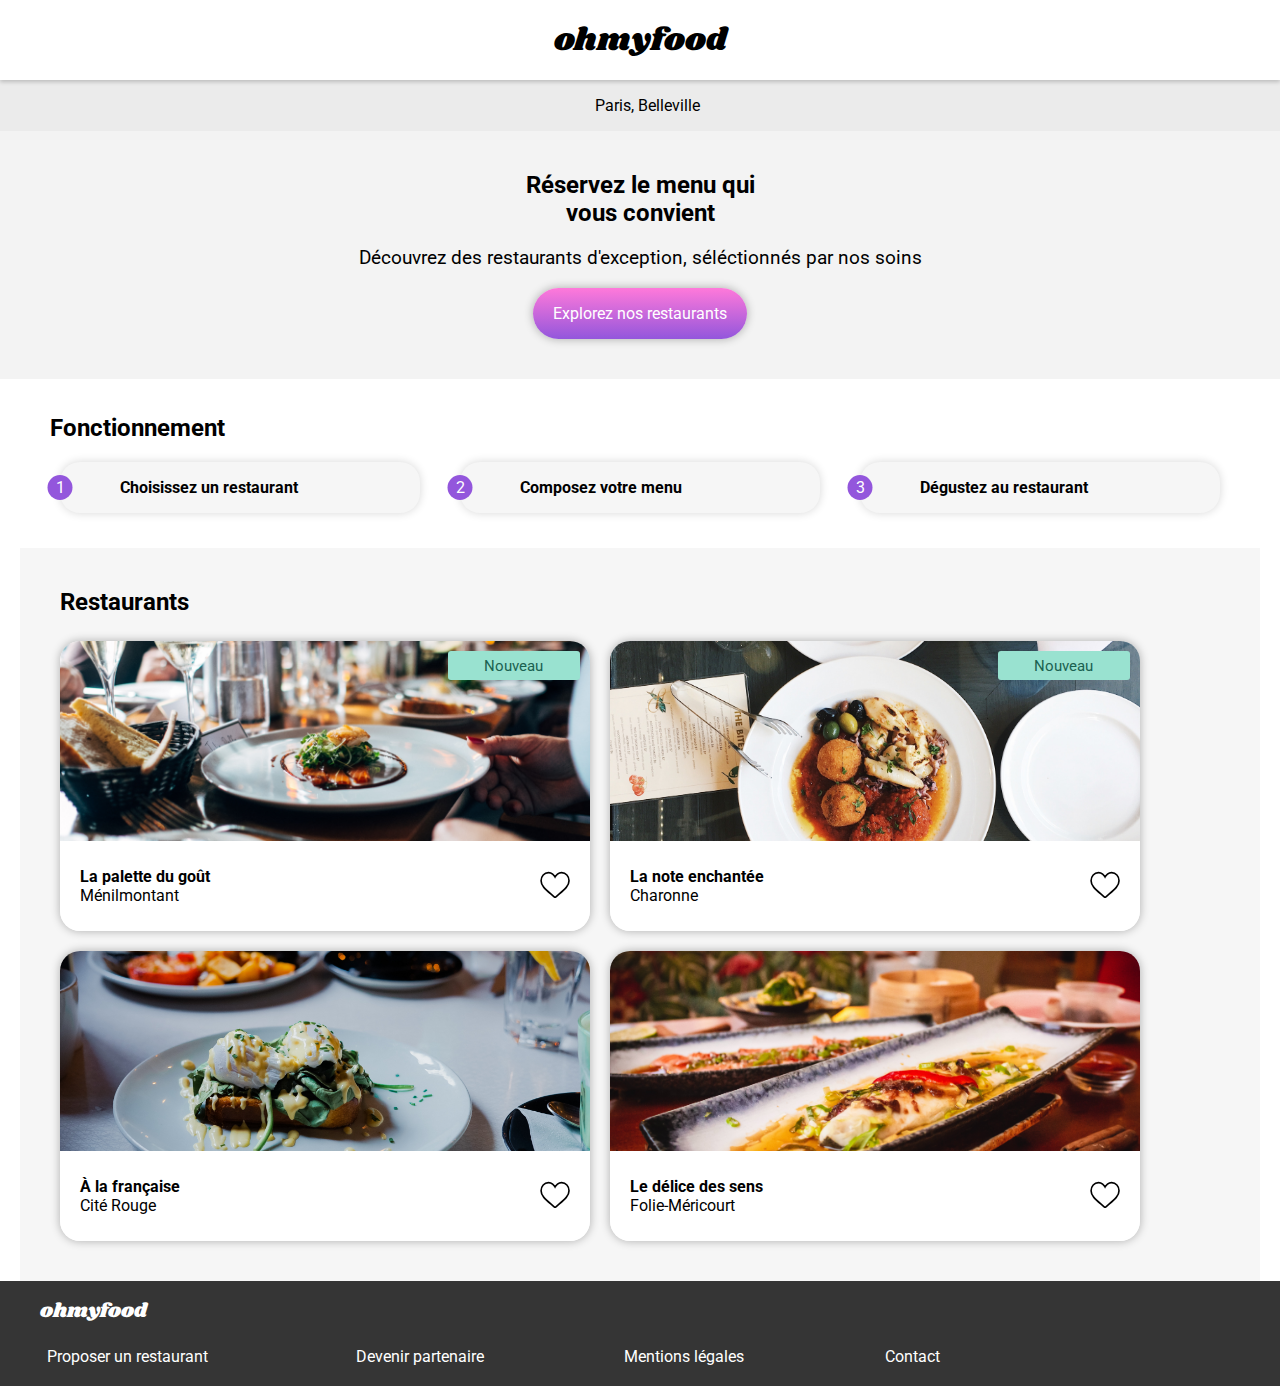
<file: index.html>
<!DOCTYPE html>
<html lang="fr">
<head>
    <meta charset="UTF-8">
    <meta http-equiv="X-UA-Compatible" content="IE=edge">
    <meta name="viewport" content="width=device-width, initial-scale=1.0">
    <title>ohmyfood</title>

    <link rel="stylesheet" type="text/css" href="style.css">

    <link rel="stylesheet" href="https://use.fontawesome.com/releases/v5.15.4/css/all.css" integrity="sha384-DyZ88mC6Up2uqS4h/KRgHuoeGwBcD4Ng9SiP4dIRy0EXTlnuz47vAwmeGwVChigm" crossorigin="anonymous">

    <link rel="preconnect" href="https://fonts.gstatic.com">
    <link rel="preconnect" href="https://fonts.gstatic.com" crossorigin>
    <link href="https://fonts.googleapis.com/css2?family=Roboto:ital,wght@0,100;0,300;0,400;0,500;0,700;0,900;1,100;1,300;1,400;1,500;1,700;1,900&display=swap" rel="stylesheet">
    <link href="https://fonts.googleapis.com/css2?family=Shrikhand&display=swap" rel="stylesheet">
</head>

<body>

  <div class="spinner">
    <div class="spinner__border">
      <div class="spinner__center"></div>
    </div>
  </div>

    <header>
        <div class="header">
            <a href="index.html"><h1 class="header__logo">ohmyfood</h1></a>
        </div>
    </header>

    <main class="main">
        <div class="location">
            <div class="location__icon">
                <i class="fas fa-map-marker-alt"></i>
            </div>
            <div class="location__city">
                <p>Paris, Belleville</p>
            </div>
        </div>

        <section class="hero">
            <div class="hero__container">
                <h2 class="hero__title">Réservez le menu qui vous convient</h2>
                <p class="hero__text">Découvrez des restaurants d'exception, séléctionnés par nos soins</p>
                <div class="hero__button">
                    <p>Explorez nos restaurants</p>
                </div>
            </div>
        </section>

        <section class="process__contain">
          <div class="process">
            <h2 class="process__title">Fonctionnement</h2>
            <div class="process__steps">
                <div class="process__step">
                    <div class="process__number">1</div>
                    <div class="process__icon"><i class="fas fa-mobile-alt"></i></div>
                    <p class="process__text">Choisissez un restaurant </p>
                </div>
                <div class="process__step">
                    <div class="process__number">2</div>
                    <div class="process__icon"><i class="fas fa-list-ul"></i></div>
                    <p class="process__text">Composez votre menu</p>
                </div>
                <div class="process__step">
                    <div class="process__number">3</div>
                    <div class="process__icon"><i class="fas fa-store"></i></div>
                    <p class="process__text">Dégustez au restaurant</p>
                </div>
            </div>
          </div>
        </section>

        <section class="restaurants">
            <h2 class="restaurants__title">Restaurants</h2>
            <div class="restaurant__cards">
              <a href="menu/la-palette-du gout.html">
                <div class="restaurant__card">
                    <div class="restaurant__card-image">
                      <div class="restaurant__card-new"><p>Nouveau</p></div>
                      <img src="img/restaurant1.jpg" alt="La palette du goût">
                    </div>
                    <div class="restaurant__block">
                        <div class="restaurant__block-info">
                            <div class="restaurant__block-name">La palette du goût</div>
                            <div class="restaurant__block-city">Ménilmontant</div>
                        </div>
                        <div class="restaurant__block-hearth">
                          <svg class="heart heart-full" viewBox="-20 0 550 550"  xml:space="preserve">
                            <path d="M376,30c-27.783,0-53.255,8.804-75.707,26.168c-21.525,16.647-35.856,37.85-44.293,53.268
                                     c-8.437-15.419-22.768-36.621-44.293-53.268C189.255,38.804,163.783,30,136,30C58.468,30,0,93.417,0,177.514
                                     c0,90.854,72.943,153.015,183.369,247.118c18.752,15.981,40.007,34.095,62.099,53.414C248.38,480.596,252.12,482,256,482
                                     s7.62-1.404,10.532-3.953c22.094-19.322,43.348-37.435,62.111-53.425C439.057,330.529,512,268.368,512,177.514
                                     C512,93.417,453.532,30,376,30z"/>
                          <defs>
                            <linearGradient id="text-fill">
                                  <stop offset="0%" stop-color="#9356DC" />
                                  <stop offset="100%" stop-color="#FF79DA" />
                            </linearGradient>
                          </defs>                                   
                        </svg>
                
                        <svg class="heart heart-empty" viewBox="-20 0 550 550"  xml:space="preserve">
                            <path d="M376,30c-27.783,0-53.255,8.804-75.707,26.168c-21.525,16.647-35.856,37.85-44.293,53.268
                                     c-8.437-15.419-22.768-36.621-44.293-53.268C189.255,38.804,163.783,30,136,30C58.468,30,0,93.417,0,177.514
                                     c0,90.854,72.943,153.015,183.369,247.118c18.752,15.981,40.007,34.095,62.099,53.414C248.38,480.596,252.12,482,256,482
                                     s7.62-1.404,10.532-3.953c22.094-19.322,43.348-37.435,62.111-53.425C439.057,330.529,512,268.368,512,177.514
                                     C512,93.417,453.532,30,376,30z"/>
                          <defs>
                            <linearGradient>
                                  <stop offset="0%" stop-color="#9356DC" />
                                  <stop offset="100%" stop-color="#FF79DA" />
                            </linearGradient>
                          </defs>                                   
                        </svg>
                        </div>     
                    </div>
                </div>
              </a>
              <a href="menu/la-note-enchantee.html">
                <div class="restaurant__card">
                    <div class="restaurant__card-image">
                      <img src="img/restaurant2.jpg" alt="La note enchantée">
                      <div class="restaurant__card-new"><p>Nouveau</p></div>
                    </div>
                    <div class="restaurant__block">
                        <div class="restaurant__block-info">
                            <div class="restaurant__block-name">La note enchantée</div>
                            <div class="restaurant__block-city">Charonne</div>
                        </div>
                        <div class="restaurant__block-hearth">
                          <svg class="heart heart-full" viewBox="-20 0 550 550"  xml:space="preserve">
                            <path d="M376,30c-27.783,0-53.255,8.804-75.707,26.168c-21.525,16.647-35.856,37.85-44.293,53.268
                                     c-8.437-15.419-22.768-36.621-44.293-53.268C189.255,38.804,163.783,30,136,30C58.468,30,0,93.417,0,177.514
                                     c0,90.854,72.943,153.015,183.369,247.118c18.752,15.981,40.007,34.095,62.099,53.414C248.38,480.596,252.12,482,256,482
                                     s7.62-1.404,10.532-3.953c22.094-19.322,43.348-37.435,62.111-53.425C439.057,330.529,512,268.368,512,177.514
                                     C512,93.417,453.532,30,376,30z"/>
                          <defs>
                            <linearGradient>
                                  <stop offset="0%" stop-color="#9356DC" />
                                  <stop offset="100%" stop-color="#FF79DA" />
                            </linearGradient>
                          </defs>                                   
                        </svg>
                
                        <svg class="heart heart-empty" viewBox="-20 0 550 550"  xml:space="preserve">
                            <path d="M376,30c-27.783,0-53.255,8.804-75.707,26.168c-21.525,16.647-35.856,37.85-44.293,53.268
                                     c-8.437-15.419-22.768-36.621-44.293-53.268C189.255,38.804,163.783,30,136,30C58.468,30,0,93.417,0,177.514
                                     c0,90.854,72.943,153.015,183.369,247.118c18.752,15.981,40.007,34.095,62.099,53.414C248.38,480.596,252.12,482,256,482
                                     s7.62-1.404,10.532-3.953c22.094-19.322,43.348-37.435,62.111-53.425C439.057,330.529,512,268.368,512,177.514
                                     C512,93.417,453.532,30,376,30z"/>
                          <defs>
                            <linearGradient>
                                  <stop offset="0%" stop-color="#9356DC" />
                                  <stop offset="100%" stop-color="#FF79DA" />
                            </linearGradient>
                          </defs>                                   
                        </svg>
                        </div>     
                    </div>
                </div>
              </a>
                <a href="menu/a-la-francaise.html">
                <div class="restaurant__card">
                  <div class="restaurant__card-image">
                    <img src="img/restaurant3.jpg" alt="À la française">
                  </div>
                    <div class="restaurant__block">
                        <div class="restaurant__block-info">
                            <div class="restaurant__block-name">À la française</div>
                            <div class="restaurant__block-city">Cité Rouge</div>
                        </div>
                        <div class="restaurant__block-hearth">
                          <svg class="heart heart-full" viewBox="-20 0 550 550"  xml:space="preserve">
                            <path d="M376,30c-27.783,0-53.255,8.804-75.707,26.168c-21.525,16.647-35.856,37.85-44.293,53.268
                                     c-8.437-15.419-22.768-36.621-44.293-53.268C189.255,38.804,163.783,30,136,30C58.468,30,0,93.417,0,177.514
                                     c0,90.854,72.943,153.015,183.369,247.118c18.752,15.981,40.007,34.095,62.099,53.414C248.38,480.596,252.12,482,256,482
                                     s7.62-1.404,10.532-3.953c22.094-19.322,43.348-37.435,62.111-53.425C439.057,330.529,512,268.368,512,177.514
                                     C512,93.417,453.532,30,376,30z"/>
                          <defs>
                            <linearGradient>
                                  <stop offset="0%" stop-color="#9356DC" />
                                  <stop offset="100%" stop-color="#FF79DA" />
                            </linearGradient>
                          </defs>                                   
                        </svg>
                
                        <svg class="heart heart-empty" viewBox="-20 0 550 550"  xml:space="preserve">
                            <path d="M376,30c-27.783,0-53.255,8.804-75.707,26.168c-21.525,16.647-35.856,37.85-44.293,53.268
                                     c-8.437-15.419-22.768-36.621-44.293-53.268C189.255,38.804,163.783,30,136,30C58.468,30,0,93.417,0,177.514
                                     c0,90.854,72.943,153.015,183.369,247.118c18.752,15.981,40.007,34.095,62.099,53.414C248.38,480.596,252.12,482,256,482
                                     s7.62-1.404,10.532-3.953c22.094-19.322,43.348-37.435,62.111-53.425C439.057,330.529,512,268.368,512,177.514
                                     C512,93.417,453.532,30,376,30z"/>
                          <defs>
                            <linearGradient>
                                  <stop offset="0%" stop-color="#9356DC" />
                                  <stop offset="100%" stop-color="#FF79DA" />
                            </linearGradient>
                          </defs>                                   
                        </svg>
                            </div>     
                    </div>
                </div>
              </a>
              <a href="menu/le-delice-des-sens.html">
                <div class="restaurant__card">
                  <div class="restaurant__card-image">
                    <img src="img/restaurant4.jpg" alt="Le délice des sens">
                  </div>
                    <div class="restaurant__block">
                        <div class="restaurant__block-info">
                            <div class="restaurant__block-name">Le délice des sens</div>
                            <div class="restaurant__block-city">Folie-Méricourt</div>
                        </div>
                        <div class="restaurant__block-hearth">
                          <svg class="heart heart-full" viewBox="-20 0 550 550"  xml:space="preserve">
                            <path d="M376,30c-27.783,0-53.255,8.804-75.707,26.168c-21.525,16.647-35.856,37.85-44.293,53.268
                                     c-8.437-15.419-22.768-36.621-44.293-53.268C189.255,38.804,163.783,30,136,30C58.468,30,0,93.417,0,177.514
                                     c0,90.854,72.943,153.015,183.369,247.118c18.752,15.981,40.007,34.095,62.099,53.414C248.38,480.596,252.12,482,256,482
                                     s7.62-1.404,10.532-3.953c22.094-19.322,43.348-37.435,62.111-53.425C439.057,330.529,512,268.368,512,177.514
                                     C512,93.417,453.532,30,376,30z"/>
                          <defs>
                            <linearGradient>
                                  <stop offset="0%" stop-color="#9356DC"/>
                                  <stop offset="100%" stop-color="#FF79DA"/>
                            </linearGradient>
                          </defs>                                   
                        </svg>
                
                        <svg class="heart heart-empty" viewBox="-20 0 550 550"  xml:space="preserve">
                            <path d="M376,30c-27.783,0-53.255,8.804-75.707,26.168c-21.525,16.647-35.856,37.85-44.293,53.268
                                     c-8.437-15.419-22.768-36.621-44.293-53.268C189.255,38.804,163.783,30,136,30C58.468,30,0,93.417,0,177.514
                                     c0,90.854,72.943,153.015,183.369,247.118c18.752,15.981,40.007,34.095,62.099,53.414C248.38,480.596,252.12,482,256,482
                                     s7.62-1.404,10.532-3.953c22.094-19.322,43.348-37.435,62.111-53.425C439.057,330.529,512,268.368,512,177.514
                                     C512,93.417,453.532,30,376,30z"/>
                          <defs>
                            <linearGradient>
                                  <stop offset="0%" stop-color="#9356DC"/>
                                  <stop offset="100%" stop-color="#FF79DA"/>
                            </linearGradient>
                          </defs>                                   
                        </svg>
                            </div>     
                    </div>
                </div>
              </a>
            </div>
        </section>
    </main>

    <footer class="footer">
      <div class="footer__bloc">
        <div class="logo"><a href="index.html">ohmyfood</a></div>
        <div class="footer__bloc-links">
          <div class="footer__bloc-link">
            <i class="fas fa-utensils"></i>
            <h3 class="footer__bloc-link__title">Proposer un restaurant</h3>
          </div>
          <div class="footer__bloc-link">
            <i class="fas fa-hands-helping"></i>
            <h3 class="footer__bloc-link__title">Devenir partenaire</h3>
          </div>
          <div class="footer__bloc-link">
            <h3 class="footer__bloc-link__title">Mentions légales</h3>
          </div>
          <div class="footer__bloc-link">
            <h3 class="footer__bloc-link__title"><a href="mailto:contact@ohmyfood.com">Contact</a></h3>
          </div>
        </div>
      </div>
    </footer>
    
</body>
</html>
</file>
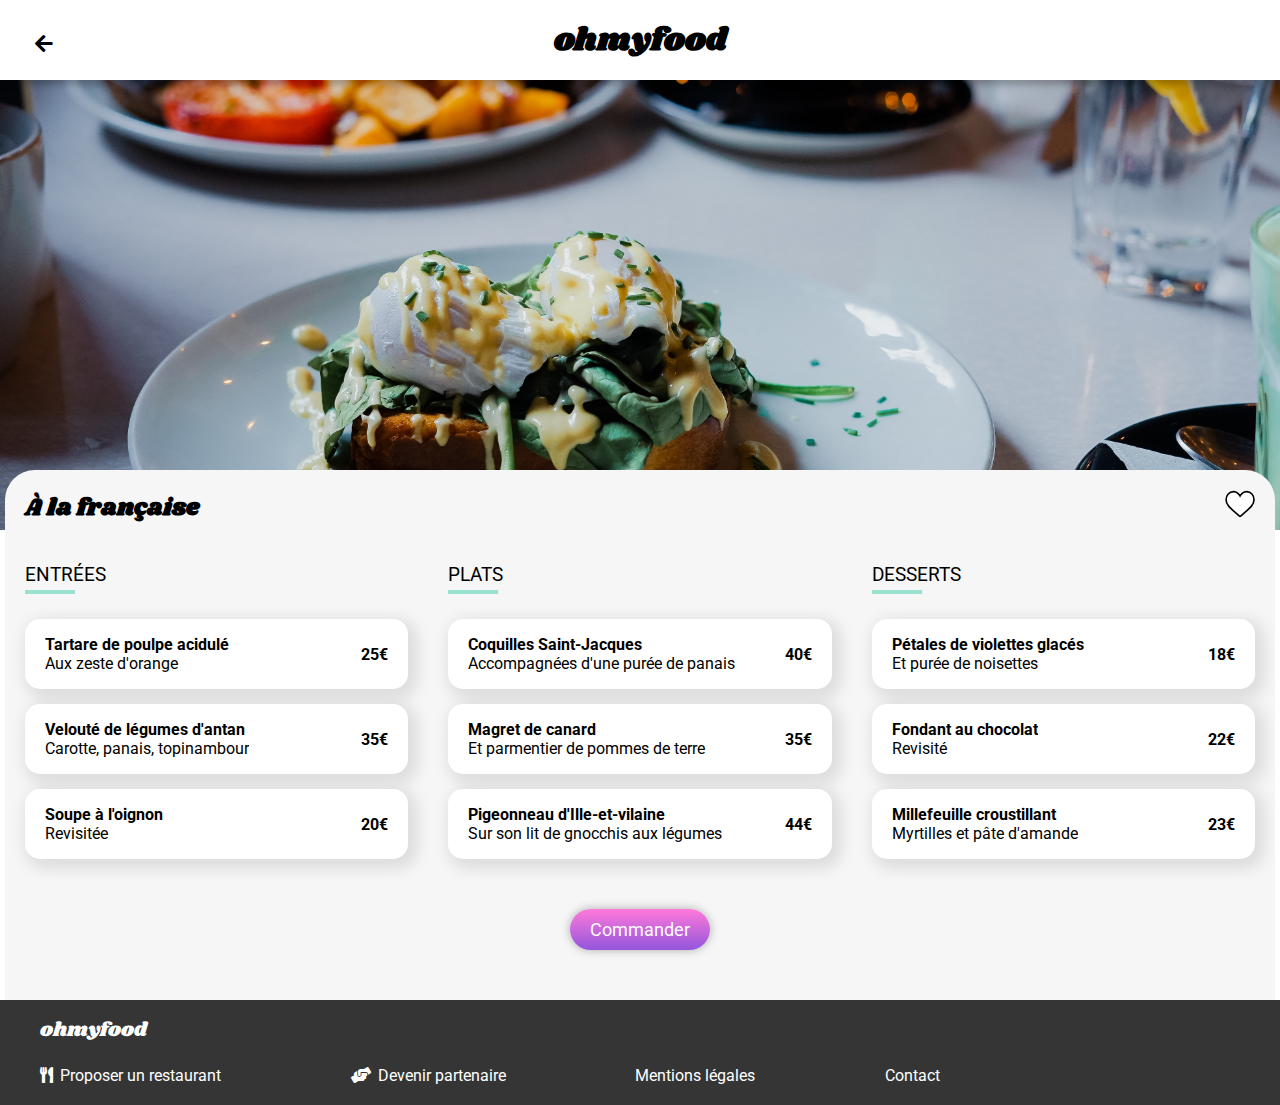
<file: menu/a-la-francaise.html>
<!DOCTYPE html>
<html lang="fr">
<head>
    <meta charset="UTF-8">
    <meta name="viewport" content="width=device-width, initial-scale=1.0">
    <title>À la française</title>

    <!-- CSS -->
    <link rel="stylesheet" type="text/css" href="style_menu.css">
    <!-- Font Awesome -->
    <link rel="stylesheet" href="https://cdnjs.cloudflare.com/ajax/libs/font-awesome/5.13.1/css/all.min.css">
    <!-- Fonts -->
    <link rel="preconnect" href="https://fonts.gstatic.com">
    <link href="https://fonts.googleapis.com/css2?family=Roboto:ital,wght@0,300;0,400;0,500;0,700;1,300;1,400;1,500&display=swap" rel="stylesheet">
    <link href="https://fonts.googleapis.com/css2?family=Shrikhand&display=swap" rel="stylesheet">
</head>
<body>
     <!-- Logo -->
     <header>
      <div class="header">
        <div class="header__arrow-back"><a href="../index.html"><i class="fas fa-arrow-left"></i></a></div>
          <h1 class="header__logo"><a href="../index.html">ohmyfood</a></h1>
      </div>
  </header>

     <!-- Image -->
     <div class="img">
       <img class="img__image" src="../img/restaurant3.jpg" alt="À la française">
     </div>

     <!-- Menu -->
     <section id="menu">
       <div class="menu">
         <div class="menu__header">
           <h2 class="menu__header__title">À la française</h2>
           <div class="menu__header__heart">
            <svg class="heart heart-full" viewBox="-20 0 550 550"  xml:space="preserve">
              <path d="M376,30c-27.783,0-53.255,8.804-75.707,26.168c-21.525,16.647-35.856,37.85-44.293,53.268
                       c-8.437-15.419-22.768-36.621-44.293-53.268C189.255,38.804,163.783,30,136,30C58.468,30,0,93.417,0,177.514
                       c0,90.854,72.943,153.015,183.369,247.118c18.752,15.981,40.007,34.095,62.099,53.414C248.38,480.596,252.12,482,256,482
                       s7.62-1.404,10.532-3.953c22.094-19.322,43.348-37.435,62.111-53.425C439.057,330.529,512,268.368,512,177.514
                       C512,93.417,453.532,30,376,30z"/>
            <defs>
              <linearGradient>
                    <stop offset="0%" stop-color="#9356DC" />
                    <stop offset="100%" stop-color="#FF79DA" />
              </linearGradient>
            </defs>                                   
          </svg>
  
          <svg class="heart heart-empty" viewBox="-20 0 550 550"  xml:space="preserve">
              <path d="M376,30c-27.783,0-53.255,8.804-75.707,26.168c-21.525,16.647-35.856,37.85-44.293,53.268
                       c-8.437-15.419-22.768-36.621-44.293-53.268C189.255,38.804,163.783,30,136,30C58.468,30,0,93.417,0,177.514
                       c0,90.854,72.943,153.015,183.369,247.118c18.752,15.981,40.007,34.095,62.099,53.414C248.38,480.596,252.12,482,256,482
                       s7.62-1.404,10.532-3.953c22.094-19.322,43.348-37.435,62.111-53.425C439.057,330.529,512,268.368,512,177.514
                       C512,93.417,453.532,30,376,30z"/>
            <defs>
              <linearGradient id="text-fill">
                    <stop offset="0%" stop-color="#9356DC" />
                    <stop offset="100%" stop-color="#FF79DA" />
              </linearGradient>
            </defs>                                   
          </svg>
           </div>
         </div>
          <div class="menu__grid">
            <div class="menu__grid__bloc">
              <div class="menu__grid__title"><h3>entrées</h3></div>
              <div class="menu__grid__case appears-with-opacity" id="case-1">
                <div class="dish-and-price">
                  <div class="menu__case__dish">
                    <div class="menu__case__dish-title">
                      <p>Tartare de poulpe acidulé</p>
                    </div>
                    <div class="menu__case__dish-subtitle">
                      <p>Aux zeste d'orange</p>
                    </div>
                  </div>
                  <div class="menu__case__price">25€</div>
              </div>
                <div class="validation__box">
                  <i class="fas fa-check-circle"></i>
                </div>
              </div>
              <div class="menu__grid__case appears-with-opacity" id="case-2">
                <div class="dish-and-price">
                  <div class="menu__case__dish">
                    <div class="menu__case__dish-title">
                      <p>Velouté de légumes d'antan</p>
                    </div>
                    <div class="menu__case__dish-subtitle">
                      <p>Carotte, panais, topinambour</p>
                    </div>
                  </div>
                  <div class="menu__case__price">35€</div>
              </div>
                <div class="validation__box">
                  <i class="fas fa-check-circle"></i>
                </div>
              </div>
              <div class="menu__grid__case appears-with-opacity" id="case-3">
                <div class="dish-and-price">
                  <div class="menu__case__dish">
                    <div class="menu__case__dish-title">
                      <p>Soupe à l'oignon</p>
                    </div>
                    <div class="menu__case__dish-subtitle">
                      <p>Revisitée</p>
                    </div>
                  </div>
                  <div class="menu__case__price">20€</div>
              </div>
                <div class="validation__box">
                  <i class="fas fa-check-circle"></i>
                </div>
              </div>
            </div>
            <div class="menu__grid__bloc">
             <div class="menu__grid__title"><h3>plats</h3></div>
             <div class="menu__grid__case appears-with-opacity" id="case-4">
              <div class="dish-and-price">
                <div class="menu__case__dish">
                  <div class="menu__case__dish-title">
                    <p>Coquilles Saint-Jacques</p>
                  </div>
                  <div class="menu__case__dish-subtitle">
                    <p>Accompagnées d'une purée de panais</p>
                  </div>
                </div>
                <div class="menu__case__price">40€</div>
            </div>
              <div class="validation__box">
                <i class="fas fa-check-circle"></i>
              </div>
            </div>
            <div class="menu__grid__case appears-with-opacity" id="case-5">
              <div class="dish-and-price">
                <div class="menu__case__dish">
                  <div class="menu__case__dish-title">
                    <p>Magret de canard</p>
                  </div>
                  <div class="menu__case__dish-subtitle">
                    <p>Et parmentier de pommes de terre</p>
                  </div>
                </div>
                <div class="menu__case__price">35€</div>
            </div>
              <div class="validation__box">
                <i class="fas fa-check-circle"></i>
              </div>
            </div>
            <div class="menu__grid__case appears-with-opacity" id="case-6">
              <div class="dish-and-price">
                <div class="menu__case__dish">
                  <div class="menu__case__dish-title">
                    <p>Pigeonneau d'Ille-et-vilaine</p>
                  </div>
                  <div class="menu__case__dish-subtitle">
                    <p>Sur son lit de gnocchis aux légumes</p>
                  </div>
                </div>
                <div class="menu__case__price">44€</div>
            </div>
              <div class="validation__box">
                <i class="fas fa-check-circle"></i>
              </div>
            </div>
           </div>
           <div class="menu__grid__bloc">
             <div class="menu__grid__title"><h3>desserts</h3></div>
             <div class="menu__grid__case appears-with-opacity" id="case-7">
              <div class="dish-and-price">
                <div class="menu__case__dish">
                  <div class="menu__case__dish-title">
                    <p>Pétales de violettes glacés</p>
                  </div>
                  <div class="menu__case__dish-subtitle">
                    <p>Et purée de noisettes</p>
                  </div>
                </div>
                <div class="menu__case__price">18€</div>
            </div>
              <div class="validation__box">
                <i class="fas fa-check-circle"></i>
              </div>
            </div>
            <div class="menu__grid__case appears-with-opacity" id="case-8">
              <div class="dish-and-price">
                <div class="menu__case__dish">
                  <div class="menu__case__dish-title">
                    <p>Fondant au chocolat</p>
                  </div>
                  <div class="menu__case__dish-subtitle">
                    <p>Revisité</p>
                  </div>
                </div>
                <div class="menu__case__price">22€</div>
            </div>
              <div class="validation__box">
                <i class="fas fa-check-circle"></i>
              </div>
            </div>
            <div class="menu__grid__case appears-with-opacity" id="case-9">
              <div class="dish-and-price">
                <div class="menu__case__dish">
                  <div class="menu__case__dish-title">
                    <p>Millefeuille croustillant</p>
                  </div>
                  <div class="menu__case__dish-subtitle">
                    <p>Myrtilles et pâte d'amande</p>
                  </div>
                </div>
                <div class="menu__case__price">23€</div>
            </div>
              <div class="validation__box">
                <i class="fas fa-check-circle"></i>
              </div>
            </div>
           </div>
          </div>
          <div class="menu__contain-button">
            <div class="menu__button">Commander</div>
          </div>
         </div>
     </section>

  <footer class="footer">
    <div class="footer__bloc">
      <div class="logo"><a href="index.html">ohmyfood</a></div>
      <div class="footer__bloc-links">
        <div class="footer__bloc-link">
          <i class="fas fa-utensils"></i>
          <h3 class="footer__bloc-link__title">Proposer un restaurant</h3>
        </div>
        <div class="footer__bloc-link">
          <i class="fas fa-hands-helping"></i>
          <h3 class="footer__bloc-link__title">Devenir partenaire</h3>
        </div>
        <div class="footer__bloc-link">
          <h3 class="footer__bloc-link__title">Mentions légales</h3>
        </div>
        <div class="footer__bloc-link">
          <h3 class="footer__bloc-link__title"><a href="mailto:contact@ohmyfood.com">Contact</a></h3>
        </div>
      </div>
    </div>
  </footer>
</body>

</html>
</file>
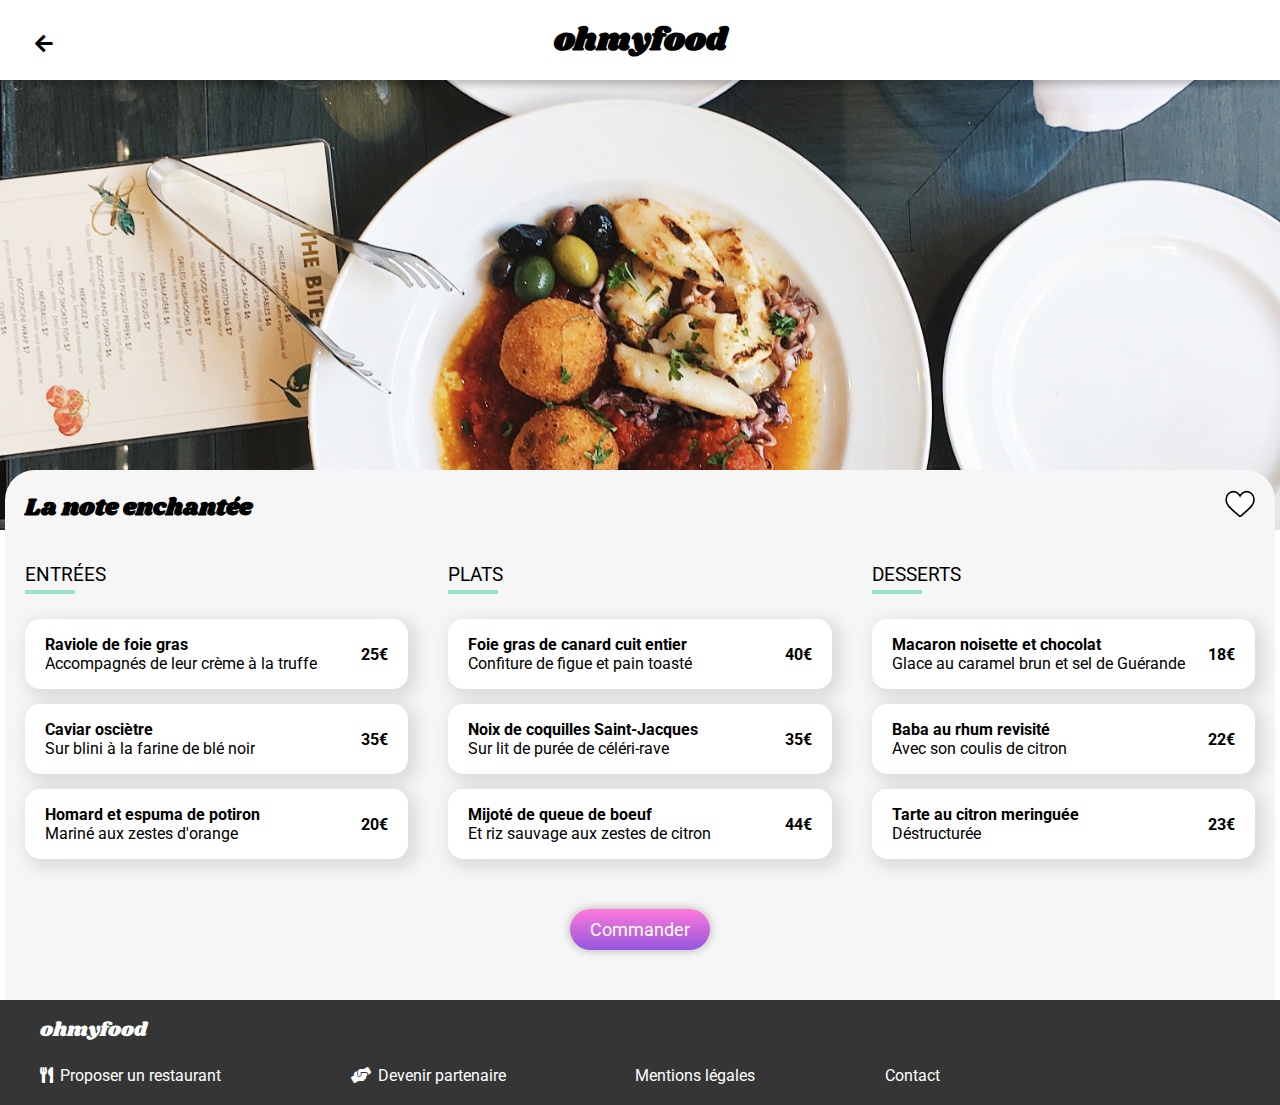
<file: menu/la-note-enchantee.html>
<!DOCTYPE html>
<html lang="fr">
<head>
    <meta charset="UTF-8">
    <meta name="viewport" content="width=device-width, initial-scale=1.0">
    <title>La note enchantée</title>

    <!-- CSS -->
    <link rel="stylesheet" type="text/css" href="style_menu.css">
    <!-- Font Awesome -->
    <link rel="stylesheet" href="https://cdnjs.cloudflare.com/ajax/libs/font-awesome/5.13.1/css/all.min.css">
    <!-- Fonts -->
    <link rel="preconnect" href="https://fonts.gstatic.com">
    <link href="https://fonts.googleapis.com/css2?family=Roboto:ital,wght@0,300;0,400;0,500;0,700;1,300;1,400;1,500&display=swap" rel="stylesheet">
    <link href="https://fonts.googleapis.com/css2?family=Shrikhand&display=swap" rel="stylesheet">
</head>
<body>
     <!-- Logo -->
     <header>
      <div class="header">
        <div class="header__arrow-back"><a href="../index.html"><i class="fas fa-arrow-left"></i></a></div>
          <h1 class="header__logo"><a href="../index.html">ohmyfood</a></h1>
      </div>
  </header>

     <!-- Image -->
     <div class="img">
       <img class="img__image" src="../img/restaurant2.jpg" alt="La note enchantée">
     </div>

     <!-- Menu -->
     <section id="menu">
       <div class="menu">
         <div class="menu__header">
           <h2 class="menu__header__title">La note enchantée</h2>
           <div class="menu__header__heart">
            <svg class="heart heart-full" viewBox="-20 0 550 550"  xml:space="preserve">
              <path d="M376,30c-27.783,0-53.255,8.804-75.707,26.168c-21.525,16.647-35.856,37.85-44.293,53.268
                       c-8.437-15.419-22.768-36.621-44.293-53.268C189.255,38.804,163.783,30,136,30C58.468,30,0,93.417,0,177.514
                       c0,90.854,72.943,153.015,183.369,247.118c18.752,15.981,40.007,34.095,62.099,53.414C248.38,480.596,252.12,482,256,482
                       s7.62-1.404,10.532-3.953c22.094-19.322,43.348-37.435,62.111-53.425C439.057,330.529,512,268.368,512,177.514
                       C512,93.417,453.532,30,376,30z"/>
            <defs>
              <linearGradient id="text-fill">
                    <stop offset="0%" stop-color="#9356DC" />
                    <stop offset="100%" stop-color="#FF79DA" />
              </linearGradient>
            </defs>                                   
          </svg>
  
          <svg class="heart heart-empty" viewBox="-20 0 550 550"  xml:space="preserve">
              <path d="M376,30c-27.783,0-53.255,8.804-75.707,26.168c-21.525,16.647-35.856,37.85-44.293,53.268
                       c-8.437-15.419-22.768-36.621-44.293-53.268C189.255,38.804,163.783,30,136,30C58.468,30,0,93.417,0,177.514
                       c0,90.854,72.943,153.015,183.369,247.118c18.752,15.981,40.007,34.095,62.099,53.414C248.38,480.596,252.12,482,256,482
                       s7.62-1.404,10.532-3.953c22.094-19.322,43.348-37.435,62.111-53.425C439.057,330.529,512,268.368,512,177.514
                       C512,93.417,453.532,30,376,30z"/>
            <defs>
              <linearGradient>
                    <stop offset="0%" stop-color="#9356DC" />
                    <stop offset="100%" stop-color="#FF79DA" />
              </linearGradient>
            </defs>                                   
          </svg>
           </div>
         </div>
          <div class="menu__grid">
            <div class="menu__grid__bloc">
              <div class="menu__grid__title"><h3>entrées</h3></div>
              <div class="menu__grid__case appears-with-opacity" id="case-1">
                <div class="dish-and-price">
                  <div class="menu__case__dish">
                    <div class="menu__case__dish-title">
                      <p>Raviole de foie gras</p>
                    </div>
                    <div class="menu__case__dish-subtitle">
                      <p>Accompagnés de leur crème à la truffe</p>
                    </div>
                  </div>
                  <div class="menu__case__price">25€</div>
              </div>
                <div class="validation__box">
                  <i class="fas fa-check-circle"></i>
                </div>
              </div>
              <div class="menu__grid__case appears-with-opacity" id="case-2">
                <div class="dish-and-price">
                  <div class="menu__case__dish">
                    <div class="menu__case__dish-title">
                      <p>Caviar osciètre</p>
                    </div>
                    <div class="menu__case__dish-subtitle">
                      <p>Sur blini à la farine de blé noir</p>
                    </div>
                  </div>
                  <div class="menu__case__price">35€</div>
              </div>
                <div class="validation__box">
                  <i class="fas fa-check-circle"></i>
                </div>
              </div>
              <div class="menu__grid__case appears-with-opacity" id="case-3">
                <div class="dish-and-price">
                  <div class="menu__case__dish">
                    <div class="menu__case__dish-title">
                      <p>Homard et espuma de potiron</p>
                    </div>
                    <div class="menu__case__dish-subtitle">
                      <p>Mariné aux zestes d'orange</p>
                    </div>
                  </div>
                  <div class="menu__case__price">20€</div>
              </div>
                <div class="validation__box">
                  <i class="fas fa-check-circle"></i>
                </div>
              </div>
            </div>
            <div class="menu__grid__bloc">
             <div class="menu__grid__title"><h3>plats</h3></div>
             <div class="menu__grid__case appears-with-opacity" id="case-4">
              <div class="dish-and-price">
                <div class="menu__case__dish">
                  <div class="menu__case__dish-title">
                    <p>Foie gras de canard cuit entier</p>
                  </div>
                  <div class="menu__case__dish-subtitle">
                    <p>Confiture de figue et pain toasté</p>
                  </div>
                </div>
                <div class="menu__case__price">40€</div>
            </div>
              <div class="validation__box">
                <i class="fas fa-check-circle"></i>
              </div>
            </div>
            <div class="menu__grid__case appears-with-opacity" id="case-5">
              <div class="dish-and-price">
                <div class="menu__case__dish">
                  <div class="menu__case__dish-title">
                    <p>Noix de coquilles Saint-Jacques</p>
                  </div>
                  <div class="menu__case__dish-subtitle">
                    <p>Sur lit de purée de céléri-rave</p>
                  </div>
                </div>
                <div class="menu__case__price">35€</div>
            </div>
              <div class="validation__box">
                <i class="fas fa-check-circle"></i>
              </div>
            </div>
            <div class="menu__grid__case appears-with-opacity" id="case-6">
              <div class="dish-and-price">
                <div class="menu__case__dish">
                  <div class="menu__case__dish-title">
                    <p>Mijoté de queue de boeuf</p>
                  </div>
                  <div class="menu__case__dish-subtitle">
                    <p>Et riz sauvage aux zestes de citron</p>
                  </div>
                </div>
                <div class="menu__case__price">44€</div>
            </div>
              <div class="validation__box">
                <i class="fas fa-check-circle"></i>
              </div>
            </div>
           </div>
           <div class="menu__grid__bloc">
             <div class="menu__grid__title"><h3>desserts</h3></div>
             <div class="menu__grid__case appears-with-opacity" id="case-7">
              <div class="dish-and-price">
                <div class="menu__case__dish">
                  <div class="menu__case__dish-title">
                    <p>Macaron noisette et chocolat</p>
                  </div>
                  <div class="menu__case__dish-subtitle">
                    <p>Glace au caramel brun et sel de Guérande</p>
                  </div>
                </div>
                <div class="menu__case__price">18€</div>
            </div>
              <div class="validation__box">
                <i class="fas fa-check-circle"></i>
              </div>
            </div>
            <div class="menu__grid__case appears-with-opacity" id="case-8">
              <div class="dish-and-price">
                <div class="menu__case__dish">
                  <div class="menu__case__dish-title">
                    <p>Baba au rhum revisité</p>
                  </div>
                  <div class="menu__case__dish-subtitle">
                    <p>Avec son coulis de citron</p>
                  </div>
                </div>
                <div class="menu__case__price">22€</div>
            </div>
              <div class="validation__box">
                <i class="fas fa-check-circle"></i>
              </div>
            </div>
            <div class="menu__grid__case appears-with-opacity" id="case-9">
              <div class="dish-and-price">
                <div class="menu__case__dish">
                  <div class="menu__case__dish-title">
                    <p>Tarte au citron meringuée</p>
                  </div>
                  <div class="menu__case__dish-subtitle">
                    <p>Déstructurée</p>
                  </div>
                </div>
                <div class="menu__case__price">23€</div>
            </div>
              <div class="validation__box">
                <i class="fas fa-check-circle"></i>
              </div>
            </div>
           </div>
          </div>
          <div class="menu__contain-button">
            <div class="menu__button">Commander</div>
          </div>
         </div>
     </section>

  <footer class="footer">
    <div class="footer__bloc">
      <div class="logo"><a href="index.html">ohmyfood</a></div>
      <div class="footer__bloc-links">
        <div class="footer__bloc-link">
          <i class="fas fa-utensils"></i>
          <h3 class="footer__bloc-link__title">Proposer un restaurant</h3>
        </div>
        <div class="footer__bloc-link">
          <i class="fas fa-hands-helping"></i>
          <h3 class="footer__bloc-link__title">Devenir partenaire</h3>
        </div>
        <div class="footer__bloc-link">
          <h3 class="footer__bloc-link__title">Mentions légales</h3>
        </div>
        <div class="footer__bloc-link">
          <h3 class="footer__bloc-link__title"><a href="mailto:contact@ohmyfood.com">Contact</a></h3>
        </div>
      </div>
    </div>
  </footer>
</body>

</html>
</file>
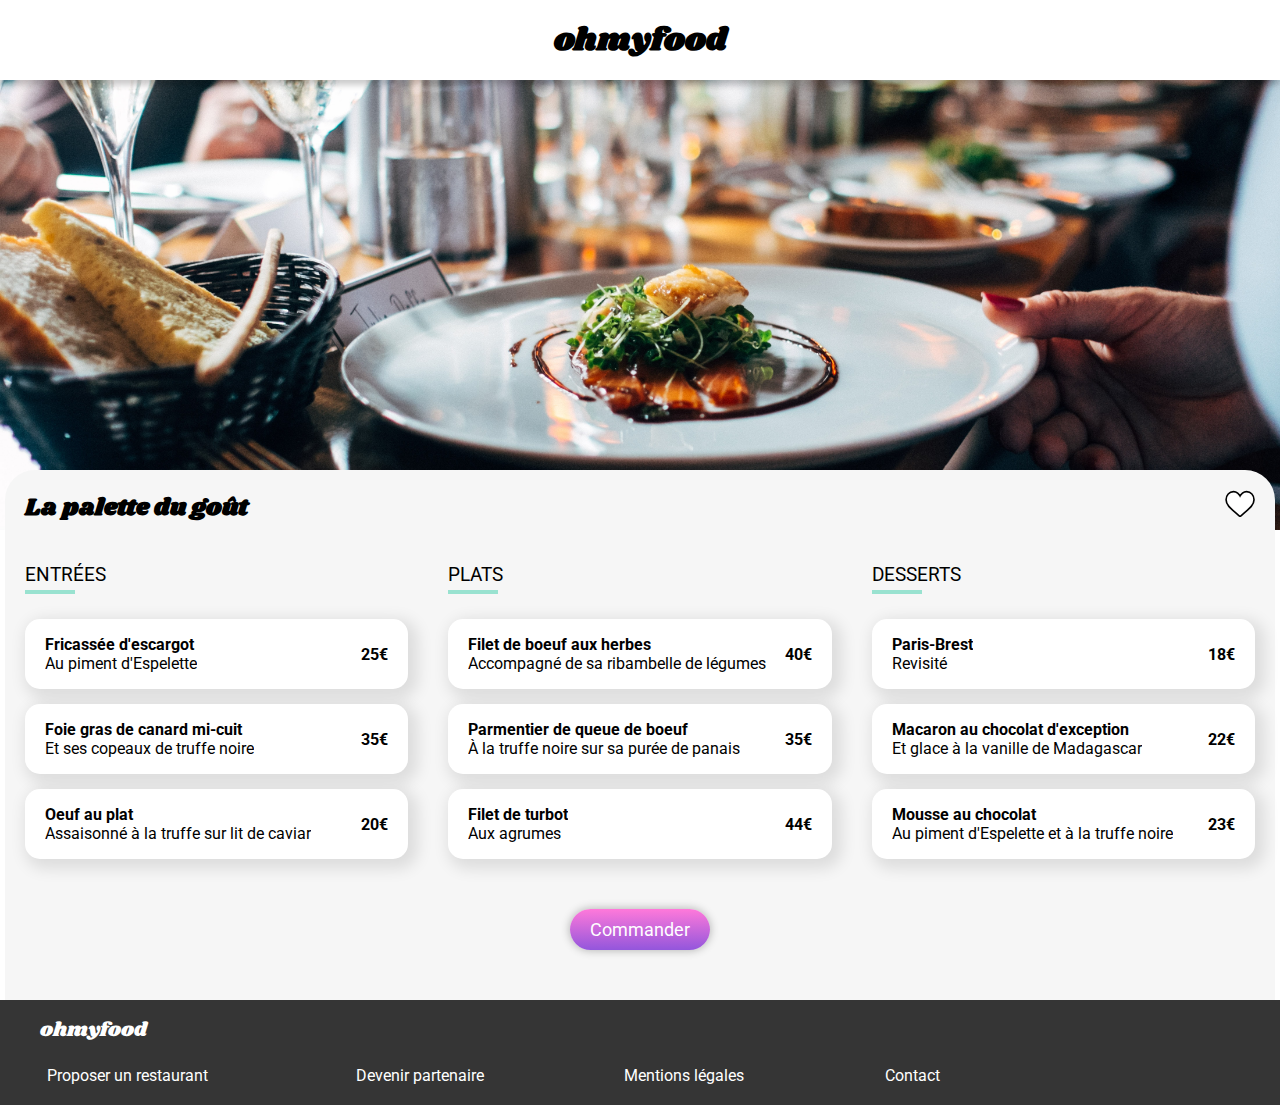
<file: menu/la-palette-du-gout.html>
<!DOCTYPE html>
<html lang="fr">
<head>
    <meta charset="UTF-8">
    <meta http-equiv="X-UA-Compatible" content="IE=edge">
    <meta name="viewport" content="width=device-width, initial-scale=1.0">
    <title>Ma palette du goût</title>

    <link rel="stylesheet" type="text/css" href="style_menu.css">

    <link rel="stylesheet" href="https://use.fontawesome.com/releases/v5.15.4/css/all.css" integrity="sha384-DyZ88mC6Up2uqS4h/KRgHuoeGwBcD4Ng9SiP4dIRy0EXTlnuz47vAwmeGwVChigm" crossorigin="anonymous">

    <link rel="preconnect" href="https://fonts.gstatic.com">
    <link rel="preconnect" href="https://fonts.gstatic.com" crossorigin>
    <link href="https://fonts.googleapis.com/css2?family=Roboto:ital,wght@0,100;0,300;0,400;0,500;0,700;0,900;1,100;1,300;1,400;1,500;1,700;1,900&display=swap" rel="stylesheet">
    <link href="https://fonts.googleapis.com/css2?family=Shrikhand&display=swap" rel="stylesheet">
</head>

<body>
     <!-- Logo -->
     <header>
      <div class="header">
        <div class="header__arrow-back"><a href="../index.html"><i class="fas fa-arrow-left"></i></a></div>
          <h1 class="header__logo"><a href="../index.html">ohmyfood</a></h1>
      </div>
  </header>

     <!-- Image -->
     <div class="img">
       <img class="img__image" src="../img/restaurant1.jpg" alt="La palette du goût">
     </div>

     <!-- Menu -->
     <section id="menu">
       <div class="menu">
         <div class="menu__header">
           <h2 class="menu__header__title">La palette du goût</h2>
           <div class="menu__header__heart">
            <svg class="heart heart-full" viewBox="-20 0 550 550"  xml:space="preserve">
              <path d="M376,30c-27.783,0-53.255,8.804-75.707,26.168c-21.525,16.647-35.856,37.85-44.293,53.268
                       c-8.437-15.419-22.768-36.621-44.293-53.268C189.255,38.804,163.783,30,136,30C58.468,30,0,93.417,0,177.514
                       c0,90.854,72.943,153.015,183.369,247.118c18.752,15.981,40.007,34.095,62.099,53.414C248.38,480.596,252.12,482,256,482
                       s7.62-1.404,10.532-3.953c22.094-19.322,43.348-37.435,62.111-53.425C439.057,330.529,512,268.368,512,177.514
                       C512,93.417,453.532,30,376,30z"/>
            <defs>
              <linearGradient id="text-fill">
                    <stop offset="0%" stop-color="#9356DC" />
                    <stop offset="100%" stop-color="#FF79DA" />
              </linearGradient>
            </defs>                                   
          </svg>
  
          <svg class="heart heart-empty" viewBox="-20 0 550 550"  xml:space="preserve">
              <path d="M376,30c-27.783,0-53.255,8.804-75.707,26.168c-21.525,16.647-35.856,37.85-44.293,53.268
                       c-8.437-15.419-22.768-36.621-44.293-53.268C189.255,38.804,163.783,30,136,30C58.468,30,0,93.417,0,177.514
                       c0,90.854,72.943,153.015,183.369,247.118c18.752,15.981,40.007,34.095,62.099,53.414C248.38,480.596,252.12,482,256,482
                       s7.62-1.404,10.532-3.953c22.094-19.322,43.348-37.435,62.111-53.425C439.057,330.529,512,268.368,512,177.514
                       C512,93.417,453.532,30,376,30z"/>
            <defs>
              <linearGradient>
                    <stop offset="0%" stop-color="#9356DC" />
                    <stop offset="100%" stop-color="#FF79DA" />
              </linearGradient>
            </defs>                                   
          </svg>
           </div>
         </div>
          <div class="menu__grid">
            <div class="menu__grid__bloc">
              <div class="menu__grid__title"><h3>entrées</h3></div>
              <div class="menu__grid__case appears-with-opacity" id="case-1">
                <div class="dish-and-price">
                  <div class="menu__case__dish">
                    <div class="menu__case__dish-title">
                      <p>Fricassée d'escargot</p>
                    </div>
                    <div class="menu__case__dish-subtitle">
                      <p>Au piment d'Espelette</p>
                    </div>
                  </div>
                  <div class="menu__case__price">25€</div>
              </div>
                <div class="validation__box">
                  <i class="fas fa-check-circle"></i>
                </div>
              </div>
              <div class="menu__grid__case appears-with-opacity" id="case-2">
                <div class="dish-and-price">
                  <div class="menu__case__dish">
                    <div class="menu__case__dish-title">
                      <p>Foie gras de canard mi-cuit</p>
                    </div>
                    <div class="menu__case__dish-subtitle">
                      <p>Et ses copeaux de truffe noire</p>
                    </div>
                  </div>
                  <div class="menu__case__price">35€</div>
              </div>
                <div class="validation__box">
                  <i class="fas fa-check-circle"></i>
                </div>
              </div>
              <div class="menu__grid__case appears-with-opacity" id="case-3">
                <div class="dish-and-price">
                  <div class="menu__case__dish">
                    <div class="menu__case__dish-title">
                      <p>Oeuf au plat</p>
                    </div>
                    <div class="menu__case__dish-subtitle">
                      <p>Assaisonné à la truffe sur lit de caviar</p>
                    </div>
                  </div>
                  <div class="menu__case__price">20€</div>
              </div>
                <div class="validation__box">
                  <i class="fas fa-check-circle"></i>
                </div>
              </div>
            </div>
            <div class="menu__grid__bloc">
             <div class="menu__grid__title"><h3>plats</h3></div>
             <div class="menu__grid__case appears-with-opacity" id="case-4">
              <div class="dish-and-price">
                <div class="menu__case__dish">
                  <div class="menu__case__dish-title">
                    <p>Filet de boeuf aux herbes</p>
                  </div>
                  <div class="menu__case__dish-subtitle">
                    <p>Accompagné de sa ribambelle de légumes</p>
                  </div>
                </div>
                <div class="menu__case__price">40€</div>
            </div>
              <div class="validation__box">
                <i class="fas fa-check-circle"></i>
              </div>
            </div>
            <div class="menu__grid__case appears-with-opacity" id="case-5">
              <div class="dish-and-price">
                <div class="menu__case__dish">
                  <div class="menu__case__dish-title">
                    <p>Parmentier de queue de boeuf</p>
                  </div>
                  <div class="menu__case__dish-subtitle">
                    <p>À la truffe noire sur sa purée de panais</p>
                  </div>
                </div>
                <div class="menu__case__price">35€</div>
            </div>
              <div class="validation__box">
                <i class="fas fa-check-circle"></i>
              </div>
            </div>
            <div class="menu__grid__case appears-with-opacity" id="case-6">
              <div class="dish-and-price">
                <div class="menu__case__dish">
                  <div class="menu__case__dish-title">
                    <p>Filet de turbot</p>
                  </div>
                  <div class="menu__case__dish-subtitle">
                    <p>Aux agrumes</p>
                  </div>
                </div>
                <div class="menu__case__price">44€</div>
            </div>
              <div class="validation__box">
                <i class="fas fa-check-circle"></i>
              </div>
            </div>
           </div>
           <div class="menu__grid__bloc">
             <div class="menu__grid__title"><h3>desserts</h3></div>
             <div class="menu__grid__case appears-with-opacity" id="case-7">
              <div class="dish-and-price">
                <div class="menu__case__dish">
                  <div class="menu__case__dish-title">
                    <p>Paris-Brest</p>
                  </div>
                  <div class="menu__case__dish-subtitle">
                    <p>Revisité</p>
                  </div>
                </div>
                <div class="menu__case__price">18€</div>
            </div>
              <div class="validation__box">
                <i class="fas fa-check-circle"></i>
              </div>
            </div>
            <div class="menu__grid__case appears-with-opacity" id="case-8">
              <div class="dish-and-price">
                <div class="menu__case__dish">
                  <div class="menu__case__dish-title">
                    <p>Macaron au chocolat d'exception</p>
                  </div>
                  <div class="menu__case__dish-subtitle">
                    <p>Et glace à la vanille de Madagascar</p>
                  </div>
                </div>
                <div class="menu__case__price">22€</div>
            </div>
              <div class="validation__box">
                <i class="fas fa-check-circle"></i>
              </div>
            </div>
            <div class="menu__grid__case appears-with-opacity" id="case-9">
              <div class="dish-and-price">
                <div class="menu__case__dish">
                  <div class="menu__case__dish-title">
                    <p>Mousse au chocolat</p>
                  </div>
                  <div class="menu__case__dish-subtitle">
                    <p>Au piment d'Espelette et à la truffe noire</p>
                  </div>
                </div>
                <div class="menu__case__price">23€</div>
            </div>
              <div class="validation__box">
                <i class="fas fa-check-circle"></i>
              </div>
            </div>
           </div>
          </div>
          <div class="menu__contain-button">
            <div class="menu__button">Commander</div>
          </div>
         </div>
     </section>

  <footer class="footer">
    <div class="footer__bloc">
      <div class="logo"><a href="index.html">ohmyfood</a></div>
      <div class="footer__bloc-links">
        <div class="footer__bloc-link">
          <i class="fas fa-utensils"></i>
          <h3 class="footer__bloc-link__title">Proposer un restaurant</h3>
        </div>
        <div class="footer__bloc-link">
          <i class="fas fa-hands-helping"></i>
          <h3 class="footer__bloc-link__title">Devenir partenaire</h3>
        </div>
        <div class="footer__bloc-link">
          <h3 class="footer__bloc-link__title">Mentions légales</h3>
        </div>
        <div class="footer__bloc-link">
          <h3 class="footer__bloc-link__title"><a href="mailto:contact@ohmyfood.com">Contact</a></h3>
        </div>
      </div>
    </div>
  </footer>
</body>

</html>
</file>
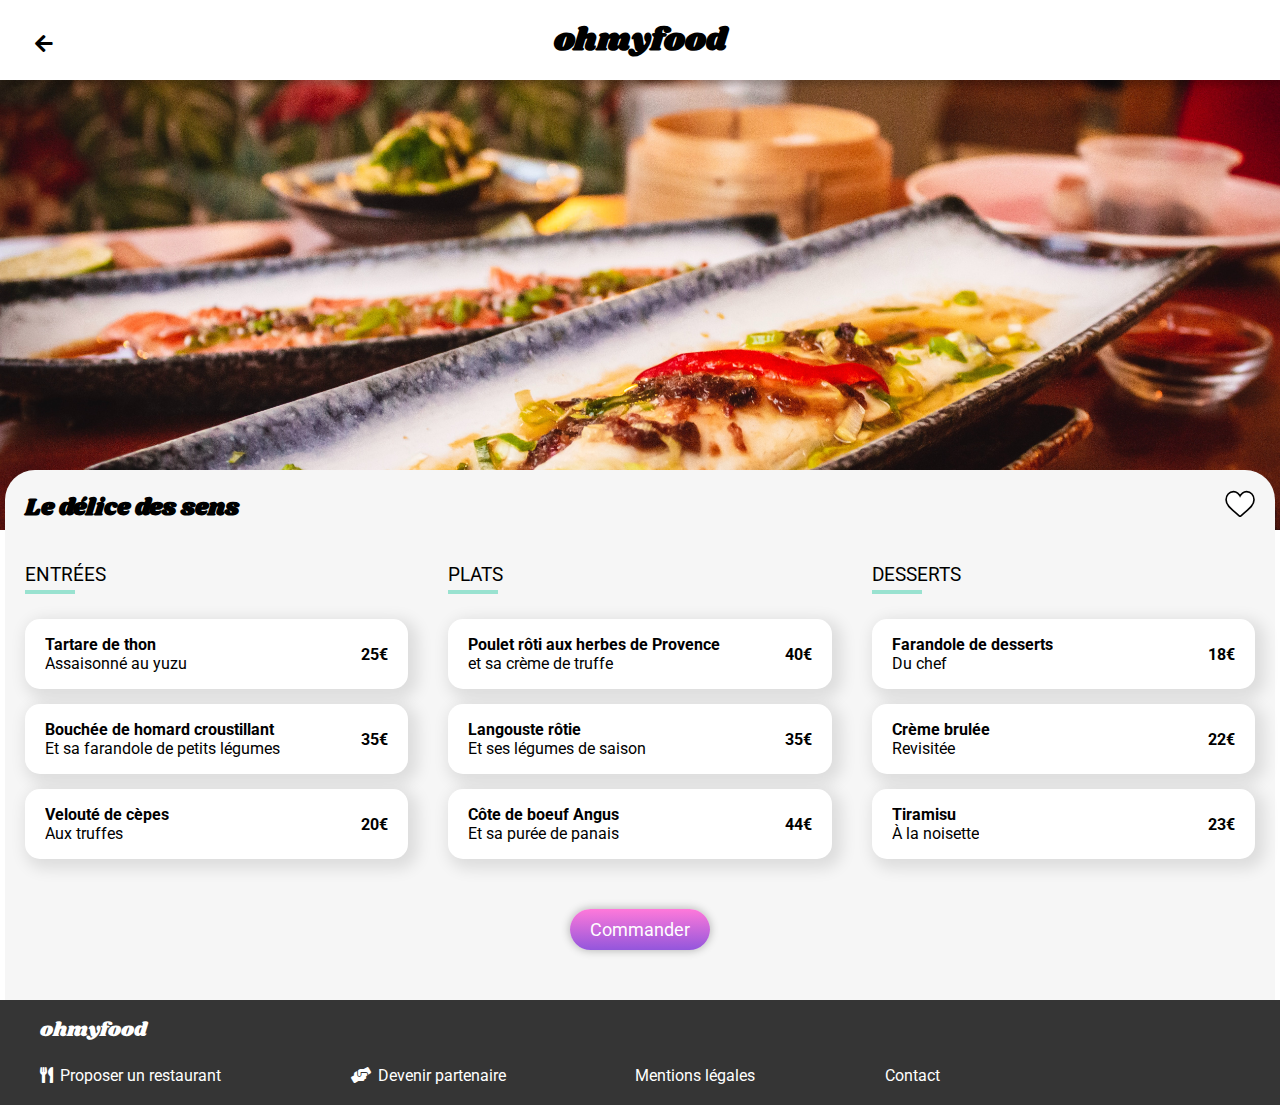
<file: menu/le-delice-des-sens.html>
<!DOCTYPE html>
<html lang="fr">
<head>
    <meta charset="UTF-8">
    <meta name="viewport" content="width=device-width, initial-scale=1.0">
    <title>Le délice des sens</title>

    <!-- CSS -->
    <link rel="stylesheet" type="text/css" href="style_menu.css">
    <!-- Font Awesome -->
    <link rel="stylesheet" href="https://cdnjs.cloudflare.com/ajax/libs/font-awesome/5.13.1/css/all.min.css">
    <!-- Fonts -->
    <link rel="preconnect" href="https://fonts.gstatic.com">
    <link href="https://fonts.googleapis.com/css2?family=Roboto:ital,wght@0,300;0,400;0,500;0,700;1,300;1,400;1,500&display=swap" rel="stylesheet">
    <link href="https://fonts.googleapis.com/css2?family=Shrikhand&display=swap" rel="stylesheet">
</head>
<body>
     <!-- Logo -->
     <header>
      <div class="header">
        <div class="header__arrow-back"><a href="../index.html"><i class="fas fa-arrow-left"></i></a></div>
          <h1 class="header__logo"><a href="../index.html">ohmyfood</a></h1>
      </div>
  </header>

     <!-- Image -->
     <div class="img">
       <img class="img__image" src="../img/restaurant4.jpg" alt="Le délice des sens">
     </div>

     <!-- Menu -->
     <section id="menu">
       <div class="menu">
         <div class="menu__header">
           <h2 class="menu__header__title">Le délice des sens</h2>
           <div class="menu__header__heart">
            <svg class="heart heart-full" viewBox="-20 0 550 550"  xml:space="preserve">
              <path d="M376,30c-27.783,0-53.255,8.804-75.707,26.168c-21.525,16.647-35.856,37.85-44.293,53.268
                       c-8.437-15.419-22.768-36.621-44.293-53.268C189.255,38.804,163.783,30,136,30C58.468,30,0,93.417,0,177.514
                       c0,90.854,72.943,153.015,183.369,247.118c18.752,15.981,40.007,34.095,62.099,53.414C248.38,480.596,252.12,482,256,482
                       s7.62-1.404,10.532-3.953c22.094-19.322,43.348-37.435,62.111-53.425C439.057,330.529,512,268.368,512,177.514
                       C512,93.417,453.532,30,376,30z"/>
            <defs>
              <linearGradient id="text-fill">
                    <stop offset="0%" stop-color="#9356DC" />
                    <stop offset="100%" stop-color="#FF79DA" />
              </linearGradient>
            </defs>                                   
          </svg>
  
          <svg class="heart heart-empty" viewBox="-20 0 550 550"  xml:space="preserve">
              <path d="M376,30c-27.783,0-53.255,8.804-75.707,26.168c-21.525,16.647-35.856,37.85-44.293,53.268
                       c-8.437-15.419-22.768-36.621-44.293-53.268C189.255,38.804,163.783,30,136,30C58.468,30,0,93.417,0,177.514
                       c0,90.854,72.943,153.015,183.369,247.118c18.752,15.981,40.007,34.095,62.099,53.414C248.38,480.596,252.12,482,256,482
                       s7.62-1.404,10.532-3.953c22.094-19.322,43.348-37.435,62.111-53.425C439.057,330.529,512,268.368,512,177.514
                       C512,93.417,453.532,30,376,30z"/>
            <defs>
              <linearGradient>
                    <stop offset="0%" stop-color="#9356DC" />
                    <stop offset="100%" stop-color="#FF79DA" />
              </linearGradient>
            </defs>                                   
          </svg>
           </div>
         </div>
          <div class="menu__grid">
            <div class="menu__grid__bloc">
              <div class="menu__grid__title"><h3>entrées</h3></div>
              <div class="menu__grid__case appears-with-opacity" id="case-1">
                <div class="dish-and-price">
                  <div class="menu__case__dish">
                    <div class="menu__case__dish-title">
                      <p>Tartare de thon</p>
                    </div>
                    <div class="menu__case__dish-subtitle">
                      <p>Assaisonné au yuzu</p>
                    </div>
                  </div>
                  <div class="menu__case__price">25€</div>
              </div>
                <div class="validation__box">
                  <i class="fas fa-check-circle"></i>
                </div>
              </div>
              <div class="menu__grid__case appears-with-opacity" id="case-2">
                <div class="dish-and-price">
                  <div class="menu__case__dish">
                    <div class="menu__case__dish-title">
                      <p>Bouchée de homard croustillant</p>
                    </div>
                    <div class="menu__case__dish-subtitle">
                      <p>Et sa farandole de petits légumes</p>
                    </div>
                  </div>
                  <div class="menu__case__price">35€</div>
              </div>
                <div class="validation__box">
                  <i class="fas fa-check-circle"></i>
                </div>
              </div>
              <div class="menu__grid__case appears-with-opacity" id="case-3">
                <div class="dish-and-price">
                  <div class="menu__case__dish">
                    <div class="menu__case__dish-title">
                      <p>Velouté de cèpes</p>
                    </div>
                    <div class="menu__case__dish-subtitle">
                      <p>Aux truffes</p>
                    </div>
                  </div>
                  <div class="menu__case__price">20€</div>
              </div>
                <div class="validation__box">
                  <i class="fas fa-check-circle"></i>
                </div>
              </div>
            </div>
            <div class="menu__grid__bloc">
             <div class="menu__grid__title"><h3>plats</h3></div>
             <div class="menu__grid__case appears-with-opacity" id="case-4">
              <div class="dish-and-price">
                <div class="menu__case__dish">
                  <div class="menu__case__dish-title">
                    <p>Poulet rôti aux herbes de Provence</p>
                  </div>
                  <div class="menu__case__dish-subtitle">
                    <p>et sa crème de truffe</p>
                  </div>
                </div>
                <div class="menu__case__price">40€</div>
            </div>
              <div class="validation__box">
                <i class="fas fa-check-circle"></i>
              </div>
            </div>
            <div class="menu__grid__case appears-with-opacity" id="case-5">
              <div class="dish-and-price">
                <div class="menu__case__dish">
                  <div class="menu__case__dish-title">
                    <p>Langouste rôtie</p>
                  </div>
                  <div class="menu__case__dish-subtitle">
                    <p>Et ses légumes de saison</p>
                  </div>
                </div>
                <div class="menu__case__price">35€</div>
            </div>
              <div class="validation__box">
                <i class="fas fa-check-circle"></i>
              </div>
            </div>
            <div class="menu__grid__case appears-with-opacity" id="case-6">
              <div class="dish-and-price">
                <div class="menu__case__dish">
                  <div class="menu__case__dish-title">
                    <p>Côte de boeuf Angus</p>
                  </div>
                  <div class="menu__case__dish-subtitle">
                    <p>Et sa purée de panais</p>
                  </div>
                </div>
                <div class="menu__case__price">44€</div>
            </div>
              <div class="validation__box">
                <i class="fas fa-check-circle"></i>
              </div>
            </div>
           </div>
           <div class="menu__grid__bloc">
             <div class="menu__grid__title"><h3>desserts</h3></div>
             <div class="menu__grid__case appears-with-opacity" id="case-7">
              <div class="dish-and-price">
                <div class="menu__case__dish">
                  <div class="menu__case__dish-title">
                    <p>Farandole de desserts</p>
                  </div>
                  <div class="menu__case__dish-subtitle">
                    <p>Du chef</p>
                  </div>
                </div>
                <div class="menu__case__price">18€</div>
            </div>
              <div class="validation__box">
                <i class="fas fa-check-circle"></i>
              </div>
            </div>
            <div class="menu__grid__case appears-with-opacity" id="case-8">
              <div class="dish-and-price">
                <div class="menu__case__dish">
                  <div class="menu__case__dish-title">
                    <p>Crème brulée</p>
                  </div>
                  <div class="menu__case__dish-subtitle">
                    <p>Revisitée</p>
                  </div>
                </div>
                <div class="menu__case__price">22€</div>
            </div>
              <div class="validation__box">
                <i class="fas fa-check-circle"></i>
              </div>
            </div>
            <div class="menu__grid__case appears-with-opacity" id="case-9">
              <div class="dish-and-price">
                <div class="menu__case__dish">
                  <div class="menu__case__dish-title">
                    <p>Tiramisu</p>
                  </div>
                  <div class="menu__case__dish-subtitle">
                    <p>À la noisette</p>
                  </div>
                </div>
                <div class="menu__case__price">23€</div>
            </div>
              <div class="validation__box">
                <i class="fas fa-check-circle"></i>
              </div>
            </div>
           </div>
          </div>
          <div class="menu__contain-button">
            <div class="menu__button">Commander</div>
          </div>
         </div>
     </section>

  <footer class="footer">
    <div class="footer__bloc">
      <div class="logo"><a href="index.html">ohmyfood</a></div>
      <div class="footer__bloc-links">
        <div class="footer__bloc-link">
          <i class="fas fa-utensils"></i>
          <h3 class="footer__bloc-link__title">Proposer un restaurant</h3>
        </div>
        <div class="footer__bloc-link">
          <i class="fas fa-hands-helping"></i>
          <h3 class="footer__bloc-link__title">Devenir partenaire</h3>
        </div>
        <div class="footer__bloc-link">
          <h3 class="footer__bloc-link__title">Mentions légales</h3>
        </div>
        <div class="footer__bloc-link">
          <h3 class="footer__bloc-link__title"><a href="mailto:contact@ohmyfood.com">Contact</a></h3>
        </div>
      </div>
    </div>
  </footer>
</body>

</html>
</file>
<file: style.css>
body {
  margin: 0;
  background: white;
  font-family: "Roboto", sans-serif;
}

* a {
  text-decoration: none;
  color: white;
}

.main {
  padding: 0;
  display: flex;
  justify-content: center;
  align-items: center;
  flex-direction: column;
}

.spinner {
  height: 100%;
  background: white;
  margin: auto;
  position: fixed;
  top: 0;
  left: 0;
  right: 0;
  bottom: 0;
  z-index: 20;
  animation: spinner 2s linear;
  visibility: hidden;
}

.spinner__border {
  
  display: flex;
  justify-content: center;
  align-items: center;
  border: 10px solid transparent;
  border-top: 10px solid #9356DC;
  border-bottom: 10px solid #FF79DA;
  border-radius: 50%;
  width: 100px;
  height: 100px;
  margin: auto;
  position: fixed;
  top: 0;
  left: 0;
  right: 0;
  bottom: 0;
  animation: spinner-border 2s linear;
  z-index: 10;
  visibility: hidden;
}

.spinner__center {
  width: 15px;
  height: 15px;
  border-radius: 50%;
  background-color: #99E2D0;
}

.header {
  display: flex;
  height: 80px;
  width: 100%;
  justify-content: center;
  align-items: center;
  box-shadow: 0px 2px 4px 0px rgba(0, 0, 0, 0.2);
  position: relative;
}

.header__logo {
  margin: 0;
  color: black;
  font-family: "Shrikhand", cursive;
  font-weight: normal;
}

.location {
  display: flex;
  justify-content: center;
  align-items: center;
  background: #ebebeb;
  color: black;
  width: 100%;
}

.location__city {
  margin-left: 15px;
}

.hero {
  background: #f3f3f3;
  width: 100%;
}

.hero__container {
  width: 100%;
  display: flex;
  justify-content: center;
  align-items: center;
  flex-direction: column;
  padding: 40px 0;
}

.hero__title {
  text-align: center;
  max-width: 250px;
  margin: 0;
  font-size: x-large;
}

.hero__text {
  text-align: center;
  font-size: larger;
}

.hero__button {
  background: linear-gradient(180deg, #ff79da 0%, #9356dc 100%);
  color: white;
  box-shadow: 0px 0px 10px 0px rgb(0 0 0 / 30%);
  padding: 0 20px;
  border-radius: 200px;
}

.process__contain {
  padding: 25px 0;
  width: 100%;
  background: white;
  display: flex;
  justify-content: center;
  align-items: center;
  flex-direction: column;
}

.process {
  width: 95%;
  max-width: 1200px;
  background-color: white;
  padding: 0;
  display: flex;
  flex-direction: column;
}

.process__title {
  margin: 10px 10px 10px 10px;
}

.process__text {
  font-weight: bold;
}

.process__step {
  display: flex;
  align-items: center;
  background: #f6f6f6;
  height: auto;
  width: auto;
  margin: 10px 20px;
  border-radius: 20px;
  position: relative;
  box-shadow: 0px 0px 10px 0px rgba(0, 0, 0, 0.16);
}

.process__step:hover {
  opacity: 0.8;
  cursor: pointer;
  transition: 0.3s;
  box-shadow: 0px 0px 10px 0px rgba(0, 0, 0, 0.6);
  background: white;
}

.process__number {
  background-color: #9356dc;
  color: white;
  position: absolute;
  padding: 3px 8px 3px 8px;
  border-radius: 500px;
  transform: translateX(-50%);
}

.process__icon {
  color: #7e7e7e;
  margin: 0 30px;
}

.process__steps {
  display: flex;
  justify-content: center;
  flex-direction: column;
}

.restaurants {
  margin: 0;
  width: 100%;
  background: #f6f6f6;
  padding: 20px;
  max-width: 1200px;
  display: flex;
  justify-content: center;
  align-items: center;
  flex-direction: column;
  align-items: flex-start;
}

.restaurants__title {
  margin: 20px 20px 5px 20px;
}

.restaurant__cards {
  display: flex;
  flex-direction: column;
  gap: 20px;
  padding: 20px;
  width: 90%;
}

.restaurant__card {
  position: relative;
  display: flex;
  flex-direction: column;
  justify-content: center;
  align-items: flex-end;
  width: 100%;
  border-radius: 20px;
  transform: scale(1);
  box-shadow: 0px 0px 10px 0px rgba(0, 0, 0, 0.3);
}

.restaurant__card-new {
  display: flex;
  justify-content: center;
  align-items: center;
  position: absolute;
  background: #99e2d0;
  top: 10px;
  right: 10px;
  border-radius: 3px;
  height: 10%;
  width: 25%;
  font-size: 15px;
}

.restaurant__card-new p {
  color: #1b6150;
  padding: 10px 20px;
  margin: 0;
}

.restaurant__card:hover {
  transition: 0.5s;
  transform: scale(1.02);
  box-shadow: 0px 0px 10px 2px rgba(147, 86, 220, 0.6);
}

.restaurant__card-image {
  width: 100%;
  height: 200px;
}

.restaurant__card-image > img {
  width: 100%;
  height: 100%;
  object-fit: cover;
  border-radius: 20px 20px 0 0;
}

.restaurant__block {
  background: white;
  display: flex;
  justify-content: space-between;
  align-items: center;
  width: 100%;
  height: 90px;
  border-radius: 0 0 20px 20px;
}

.restaurant__block-info {
  color: black;
  margin-left: 20px;
}

.restaurant__block-info > :first-child {
  font-weight: 700;
}

.restaurant__block-hearth {
  display: flex;
  justify-content: center;
  align-items: center;
  margin-right: 20px;
  width: 30px;
}

.restaurant__block .heart {
  width: 30px;
  stroke-width: 30;
  stroke: black;
  fill: white;
  cursor: pointer;
}

.restaurant__block .heart-full {
  position: absolute;
  fill: url(#text-fill);
  stroke: none;
}

.restaurant__block .heart-empty {
  width: 50px;
  position: relative;
}

.restaurant__block .heart-empty:hover {
  opacity: 0;
  transition: 0.5s;
}

.footer {
  width: 100%;
  background-color: #353535;
  display: flex;
  justify-content: center;
  align-items: center;
}

.footer__bloc {
  display: inline;
  padding: 0 20px;
  width: 100%;
  max-width: 1200px;
}

.footer__bloc .logo {
  font-family: "Shrikhand", cursive;
  color: white;
  font-size: 20px;
  padding: 15px 0;
}

.footer__bloc-links {
  display: inline-flex;
  flex-direction: column;
  width: auto;
}

.footer__bloc-link {
  display: inline-flex;
  align-items: center;
  flex-direction: row;
  text-align: center;
  color: white;
  height: 30px;
  cursor: pointer;
}

.footer__bloc-link:hover .footer__bloc-link__title {
  text-decoration: underline;
}

.footer__bloc-link i {
  margin-right: 7px;
}

.footer__bloc-link__title {
  font-size: 16px;
  font-weight: 400;
}

@media screen and (min-width: 800px) {
  .restaurant__cards {
    display: grid;
    grid-template-rows: 1fr 1fr;
    grid-template-columns: 1fr 1fr;
    grid-gap: 20px;
}
  .process__step {
    width: 100%;
  }
  .process__steps {
    display: flex;
    justify-content: center;
    flex-direction: row;
    width: 100%;
  }
  .footer__bloc {
    margin-bottom: 15px;
  }
  .footer__bloc-links {
    display: flex;
    justify-content: space-between;
    flex-direction: row;
    max-width: 900px;
  }
}
</file>
<file: menu/style_menu.css>
body {
  font-family: 'Roboto', sans-serif;
  margin: 0;
  background: #f6f6f6;
  display: -webkit-box;
  display: -ms-flexbox;
  display: flex;
  -webkit-box-pack: center;
      -ms-flex-pack: center;
          justify-content: center;
  -webkit-box-align: center;
      -ms-flex-align: center;
          align-items: center;
  -webkit-box-orient: vertical;
  -webkit-box-direction: normal;
      -ms-flex-direction: column;
          flex-direction: column;
}

* a {
  text-decoration: none;
  color: white;
}

header {
  z-index: 10;
  background: white;
  width: 100%;
}

header .header {
  -webkit-box-shadow: 0px 5px 6px 0px rgba(0, 0, 0, 0.2);
          box-shadow: 0px 5px 6px 0px rgba(0, 0, 0, 0.2);
  position: relative;
  display: -webkit-box;
  display: -ms-flexbox;
  display: flex;
  -webkit-box-pack: center;
      -ms-flex-pack: center;
          justify-content: center;
  -webkit-box-align: center;
      -ms-flex-align: center;
          align-items: center;
  height: 80px;
  width: 100%;
}

header .header__arrow-back {
  width: 50px;
  height: 50px;
  position: absolute;
  left: 35px;
  top: 40%;
  font-size: 20px;
}

header .header__arrow-back a {
  color: #000;
}

header .header__logo {
  font-family: 'Shrikhand', cursive;
  margin: 0;
}

header .header__logo a {
  color: #000;
}

.img {
  width: 100%;
  height: 50vh;
}

.img__image {
  margin-top: -80px;
  width: 100%;
  height: 100%;
  -o-object-fit: cover;
     object-fit: cover;
}

#menu {
  background: white;
  width: 100%;
  display: -webkit-box;
  display: -ms-flexbox;
  display: flex;
  -webkit-box-pack: center;
      -ms-flex-pack: center;
          justify-content: center;
  -webkit-box-align: center;
      -ms-flex-align: center;
          align-items: center;
}

.menu {
  margin-top: -200px;
  padding: 0 20px;
  width: 100%;
  max-width: 1230px;
  border-radius: 30px 30px 0 0;
  background-color: #F6F6F6;
}

.menu__header {
  display: -webkit-box;
  display: -ms-flexbox;
  display: flex;
  -webkit-box-orient: horizontal;
  -webkit-box-direction: normal;
      -ms-flex-direction: row;
          flex-direction: row;
  -webkit-box-align: center;
      -ms-flex-align: center;
          align-items: center;
  -webkit-box-pack: justify;
      -ms-flex-pack: justify;
          justify-content: space-between;
}

.menu__header__title {
  font-family: 'Shrikhand', cursive;
}

.menu__header__heart .heart {
  width: 30px;
  stroke-width: 30;
  stroke: black;
  fill: white;
  cursor: pointer;
}

.menu__header__heart .heart-full {
  position: absolute;
  fill: url(#text-fill);
  stroke: none;
}

.menu__header__heart .heart-empty {
  position: relative;
}

.menu__header__heart .heart-empty:hover {
  opacity: 0;
  -webkit-transition: 0.5s;
  transition: 0.5s;
}

.menu__grid {
  display: -ms-grid;
  display: grid;
  grid-gap: 40px;
}

.menu__grid__bloc {
  display: -ms-grid;
  display: grid;
  grid-gap: 15px;
}

.menu__grid__title h3 {
  position: relative;
  font-weight: 400;
  text-transform: uppercase;
}

.menu__grid__title h3::after {
  content: '';
  width: 50px;
  height: 4px;
  background: #99e2d0;
  position: absolute;
  z-index: 20;
  left: 0px;
  bottom: -8px;
}

.menu__grid__case {
  position: relative;
  cursor: pointer;
  overflow: hidden;
  display: -webkit-box;
  display: -ms-flexbox;
  display: flex;
  -webkit-box-pack: justify;
      -ms-flex-pack: justify;
          justify-content: space-between;
  -webkit-box-align: center;
      -ms-flex-align: center;
          align-items: center;
  width: 100%;
  height: 70px;
  border-radius: 15px;
  background-color: white;
  -webkit-box-shadow: 5px 5px 15px 5px rgba(0, 0, 0, 0.1);
          box-shadow: 5px 5px 15px 5px rgba(0, 0, 0, 0.1);
}

.menu__grid__case:hover .validation__box {
  display: -webkit-box;
  display: -ms-flexbox;
  display: flex;
  -webkit-box-pack: center;
      -ms-flex-pack: center;
          justify-content: center;
  -webkit-box-align: center;
      -ms-flex-align: center;
          align-items: center;
  -webkit-animation: slide-left 0.5s ease;
          animation: slide-left 0.5s ease;
  -webkit-transform-origin: right;
          transform-origin: right;
}

.menu__grid__case:hover .menu__case__price {
  padding-right: 70px;
  -webkit-transition: 0.5s ease;
  transition: 0.5s ease;
}

.menu__grid__case .validation__box {
  display: none;
  position: absolute;
  background: #99E2D0;
  border-radius: 0 15px 15px 0;
  right: 0px;
  padding: 0 13px;
  height: 100%;
}

.menu__grid__case .validation__box i {
  font-size: 30px;
  color: white;
  -webkit-transform: rotate(180deg);
          transform: rotate(180deg);
  -webkit-animation: rotate 0.5s both;
          animation: rotate 0.5s both;
}

.menu__case__dish {
  margin-left: 20px;
  white-space: nowrap;
  overflow: hidden;
}

.menu__case__dish p {
  margin: 0;
  text-overflow: ellipsis;
  overflow: hidden;
}

.menu__case__dish-title {
  font-weight: bold;
}

.menu__case__price {
  padding-right: 20px;
  font-weight: bold;
  padding-left: 7px;
}

.menu__contain-button {
  display: -webkit-box;
  display: -ms-flexbox;
  display: flex;
  -webkit-box-pack: center;
      -ms-flex-pack: center;
          justify-content: center;
  -webkit-box-align: center;
      -ms-flex-align: center;
          align-items: center;
  width: 100%;
}

.menu__button {
  opacity: 1;
  background: -webkit-gradient(linear, left top, left bottom, from(#ff79da), to(#9356dc));
  background: linear-gradient(180deg, #ff79da 0%, #9356dc 100%);
  color: white;
  padding: 0 20px;
  border-radius: 200px;
  -webkit-box-shadow: 0px 0px 10px 0px rgba(0, 0, 0, 0.3);
          box-shadow: 0px 0px 10px 0px rgba(0, 0, 0, 0.3);
  padding: 10px 20px;
  margin: 50px 0;
  font-size: 18px;
}

.menu__button:hover {
  opacity: 0.8;
  cursor: pointer;
  -webkit-transition: .3s;
  transition: .3s;
  -webkit-box-shadow: 0px 0px 10px 0px rgba(0, 0, 0, 0.6);
          box-shadow: 0px 0px 10px 0px rgba(0, 0, 0, 0.6);
}

.dish-and-price {
  width: 100%;
  display: -webkit-box;
  display: -ms-flexbox;
  display: flex;
  -webkit-box-pack: justify;
      -ms-flex-pack: justify;
          justify-content: space-between;
  -webkit-box-align: center;
      -ms-flex-align: center;
          align-items: center;
}

@-webkit-keyframes rotate {
  0% {
    -webkit-transform: rotate(0);
            transform: rotate(0);
  }
  100% {
    -webkit-transform: rotate(360deg);
            transform: rotate(360deg);
  }
}

@keyframes rotate {
  0% {
    -webkit-transform: rotate(0);
            transform: rotate(0);
  }
  100% {
    -webkit-transform: rotate(360deg);
            transform: rotate(360deg);
  }
}

@-webkit-keyframes slide-left {
  0% {
    -webkit-transform: scaleX(0);
            transform: scaleX(0);
  }
  100% {
    -webkit-transform: scaleX(-50px);
            transform: scaleX(-50px);
  }
}

@keyframes slide-left {
  0% {
    -webkit-transform: scaleX(0);
            transform: scaleX(0);
  }
  100% {
    -webkit-transform: scaleX(-50px);
            transform: scaleX(-50px);
  }
}

@-webkit-keyframes opacity {
  0% {
    opacity: 0;
  }
  100% {
    opacity: 1;
  }
}

@keyframes opacity {
  0% {
    opacity: 0;
  }
  100% {
    opacity: 1;
  }
}

.appears-with-opacity {
  -webkit-animation: opacity 1s both;
          animation: opacity 1s both;
}

#case-1 {
  -webkit-animation-delay: 0.1s;
          animation-delay: 0.1s;
}

#case-2 {
  -webkit-animation-delay: 0.2s;
          animation-delay: 0.2s;
}

#case-3 {
  -webkit-animation-delay: 0.3s;
          animation-delay: 0.3s;
}

#case-4 {
  -webkit-animation-delay: 0.4s;
          animation-delay: 0.4s;
}

#case-5 {
  -webkit-animation-delay: 0.5s;
          animation-delay: 0.5s;
}

#case-6 {
  -webkit-animation-delay: 0.6s;
          animation-delay: 0.6s;
}

#case-7 {
  -webkit-animation-delay: 0.7s;
          animation-delay: 0.7s;
}

#case-8 {
  -webkit-animation-delay: 0.8s;
          animation-delay: 0.8s;
}

#case-9 {
  -webkit-animation-delay: 0.9s;
          animation-delay: 0.9s;
}

.footer {
  width: 100%;
  background-color: #353535;
  display: -webkit-box;
  display: -ms-flexbox;
  display: flex;
  -webkit-box-pack: center;
      -ms-flex-pack: center;
          justify-content: center;
  -webkit-box-align: center;
      -ms-flex-align: center;
          align-items: center;
}

.footer__bloc {
  padding: 0 40px;
  width: 100%;
  max-width: 1200px;
}

.footer__bloc .logo {
  font-family: 'Shrikhand', cursive;
  color: white;
  font-size: 20px;
  padding: 15px 0;
}

.footer__bloc-links {
  display: -webkit-box;
  display: -ms-flexbox;
  display: flex;
  -webkit-box-orient: vertical;
  -webkit-box-direction: normal;
      -ms-flex-direction: column;
          flex-direction: column;
  width: 100%;
}

.footer__bloc-link {
  display: -webkit-box;
  display: -ms-flexbox;
  display: flex;
  -webkit-box-align: center;
      -ms-flex-align: center;
          align-items: center;
  display: flex;
  -webkit-box-orient: horizontal;
  -webkit-box-direction: normal;
      -ms-flex-direction: row;
          flex-direction: row;
  text-align: center;
  color: white;
  height: 30px;
  cursor: pointer;
}

.footer__bloc-link:hover .footer__bloc-link__title {
  text-decoration: underline;
}

.footer__bloc-link i {
  margin-right: 7px;
}

.footer__bloc-link__title {
  font-size: 16px;
  font-weight: 400;
}

@media screen and (min-width: 1100px) {
  .menu {
    margin-top: -60px;
  }
  .menu__grid {
    display: -ms-grid;
    display: grid;
    -ms-grid-columns: 1fr [3];
        grid-template-columns: repeat(3, 1fr);
    -ms-grid-rows: 1fr;
        grid-template-rows: 1fr;
  }
  .img__image {
    margin-top: 0;
  }
  .footer__bloc {
    margin-bottom: 15px;
  }
  .footer__bloc-links {
    display: -webkit-box;
    display: -ms-flexbox;
    display: flex;
    -webkit-box-pack: justify;
        -ms-flex-pack: justify;
            justify-content: space-between;
    -webkit-box-orient: horizontal;
    -webkit-box-direction: normal;
        -ms-flex-direction: row;
            flex-direction: row;
    max-width: 900px;
  }
}
/*# sourceMappingURL=style_menu.css.map */
</file>
